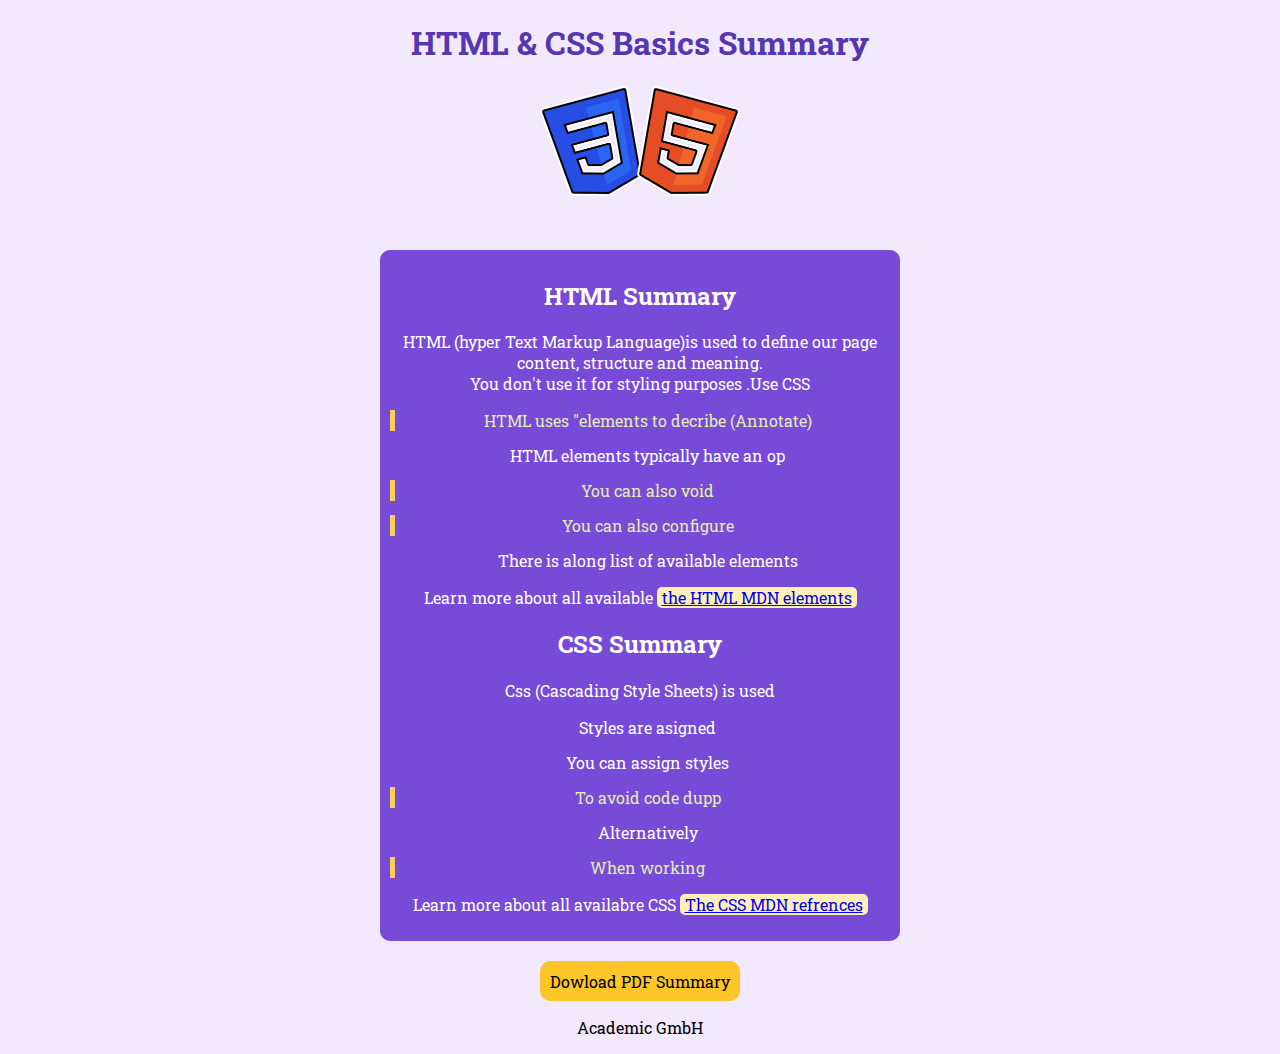
<file: frontend/HTML-CSS/1challenge/index.html>
<!DOCTYPE html>
<html lang="en">
	<head>
		<meta charset="UTF-8" />
		<meta http-equiv="X-UA-Compatible" content="IE=edge" />
		<meta name="viewport" content="width=device-width, initial-scale=1.0" />
		<title>challenge</title>
		<link rel="preconnect" href="https://fonts.googleapis.com" />
		<link rel="preconnect" href="https://fonts.gstatic.com" crossorigin />
		<link
			href="https://fonts.googleapis.com/css2?family=Dancing+Script:wght@700&family=Mulish:ital,wght@0,300;1,1000&family=Roboto+Slab:wght@400;900&display=swap"
			rel="stylesheet"
		/>
		<link rel="stylesheet" href="./styles.css" />
	</head>
	<body>
		<header>
			<h1>HTML & CSS Basics Summary</h1>
			<img src="./html-css.png" />
		</header>
		<main>
			<h2>HTML Summary</h2>
			<p>
				HTML (hyper Text Markup Language)is used to define our page content,
				structure and meaning.
				<br />
				You don't use it for styling purposes .Use CSS
			</p>
			<ul>
				<li class="important">HTML uses "elements to decribe (Annotate)</li>
				<li>HTML elements typically have an op</li>
				<li class="important">You can also void</li>
				<li class="important">You can also configure</li>
				<li>There is along list of available elements</li>
			</ul>
			<p>
				Learn more about all available
				<span class="highlight"
					><a href="https://developer.mozilla.org/es/docs/Web/HTML"
						>the HTML MDN elements</a
					></span
				>
			</p>
			<h2>CSS Summary</h2>
			<p>Css (Cascading Style Sheets) is used</p>
			<ul>
				<li>Styles are asigned</li>
				<li>You can assign styles</li>
				<li class="important">To avoid code dupp</li>
				<li>Alternatively</li>
				<li class="important">When working</li>
			</ul>
			<p>
				Learn more about all availabre CSS
				<span class="highlight"
					><a href="https://developer.mozilla.org/es/docs/Web/CSS">
						The CSS MDN refrences</a
					></span
				>
			</p>
		</main>
		<footer>
			<div class="button"><p>Dowload PDF Summary</p></div>
			<p class="creator">Academic GmbH</p>
		</footer>
	</body>
</html>
</file>
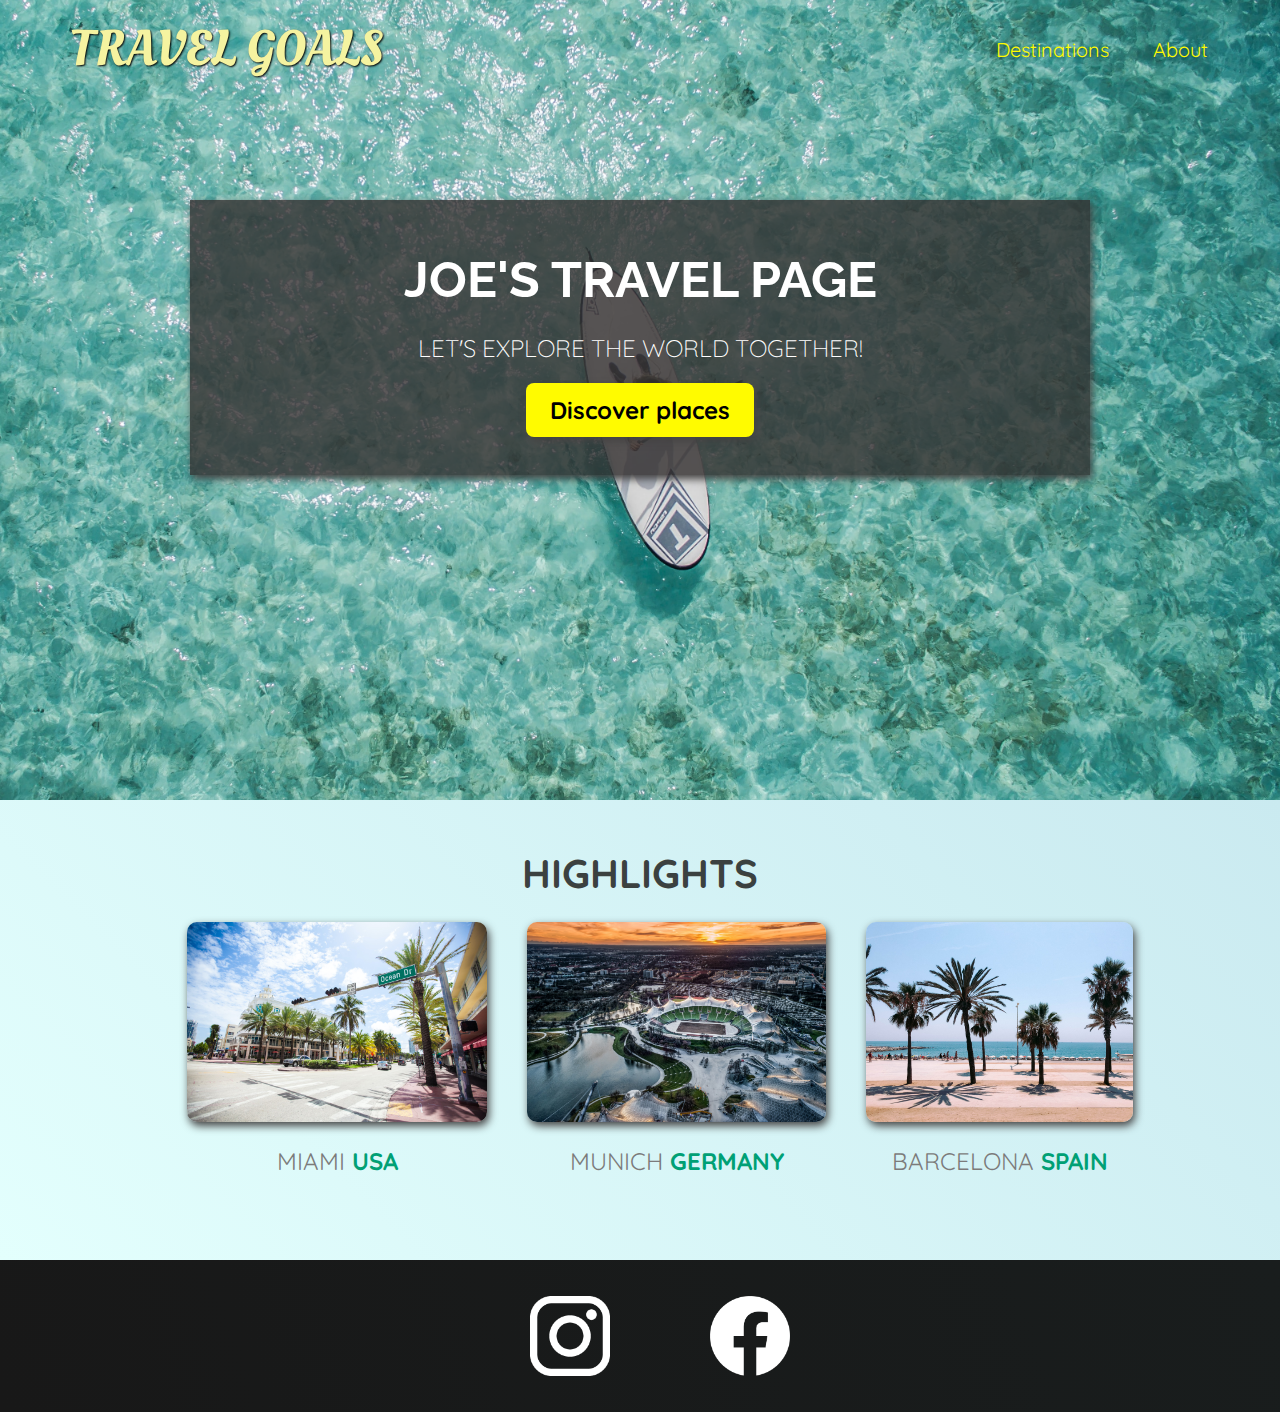
<file: frontend/HTML-CSS/2challenge/index.html>
<!DOCTYPE html>
<html lang="en">
	<head>
		<meta charset="UTF-8" />
		<meta http-equiv="X-UA-Compatible" content="IE=edge" />
		<meta name="viewport" content="width=device-width, initial-scale=1.0" />
		<title>Travel Goals</title>
		<link rel="stylesheet" href="./styles.css" />
		<link rel="stylesheet" href="./shared.css" />
		<link
			href="https://fonts.googleapis.com/css2?family=Raleway:wght@700&family=Oleo+Script:wght@700&family=Quicksand:wght@300;500;700&display=swap"
			rel="stylesheet"
		/>
	</head>
	<body>
		<header>
			<div id="page-logo">
				<a href="./index.html">Travel Goals</a>
			</div>
			<nav>
				<ul>
					<li><a href="./places.html">Destinations</a></li>
					<li><a href="">About</a></li>
				</ul>
			</nav>
		</header>
		<main>
			<section id="hero">
				<div id="hero-content">
					<h1>Joe's travel page</h1>
					<p>let's explore the world together!</p>
					<a href="./places.html">Discover places </a>
				</div>
			</section>
			<section id="highlights">
				<h2>Highlights</h2>
				<ul id="destinations">
					<li class="destination">
						<img src="./images/places/miami.jpg" alt="Miami streets" />
						<p>Miami <strong>USA</strong></p>
					</li>
					<li class="destination">
						<img src="./images/places/munich.jpg" alt="Munich Stadium" />
						<p>Munich <strong>Germany</strong></p>
					</li>
					<li class="destination">
						<img src="./images/places/barcelona.jpg" alt="Barcelona Beach" />
						<p>Barcelona <strong>Spain</strong></p>
					</li>
				</ul>
			</section>
		</main>
		<footer>
			<ul>
				<li>
					<a href="https://www.instagram.com">
						<img src="./images/icons/insta.png" alt="Instagram logo" />
					</a>
				</li>
				<li>
					<a href="https://www.fackebook.com">
						<img src="./images/icons/facebook.png" alt="Facebook logo" />
					</a>
				</li>
			</ul>
		</footer>
	</body>
</html>
</file>
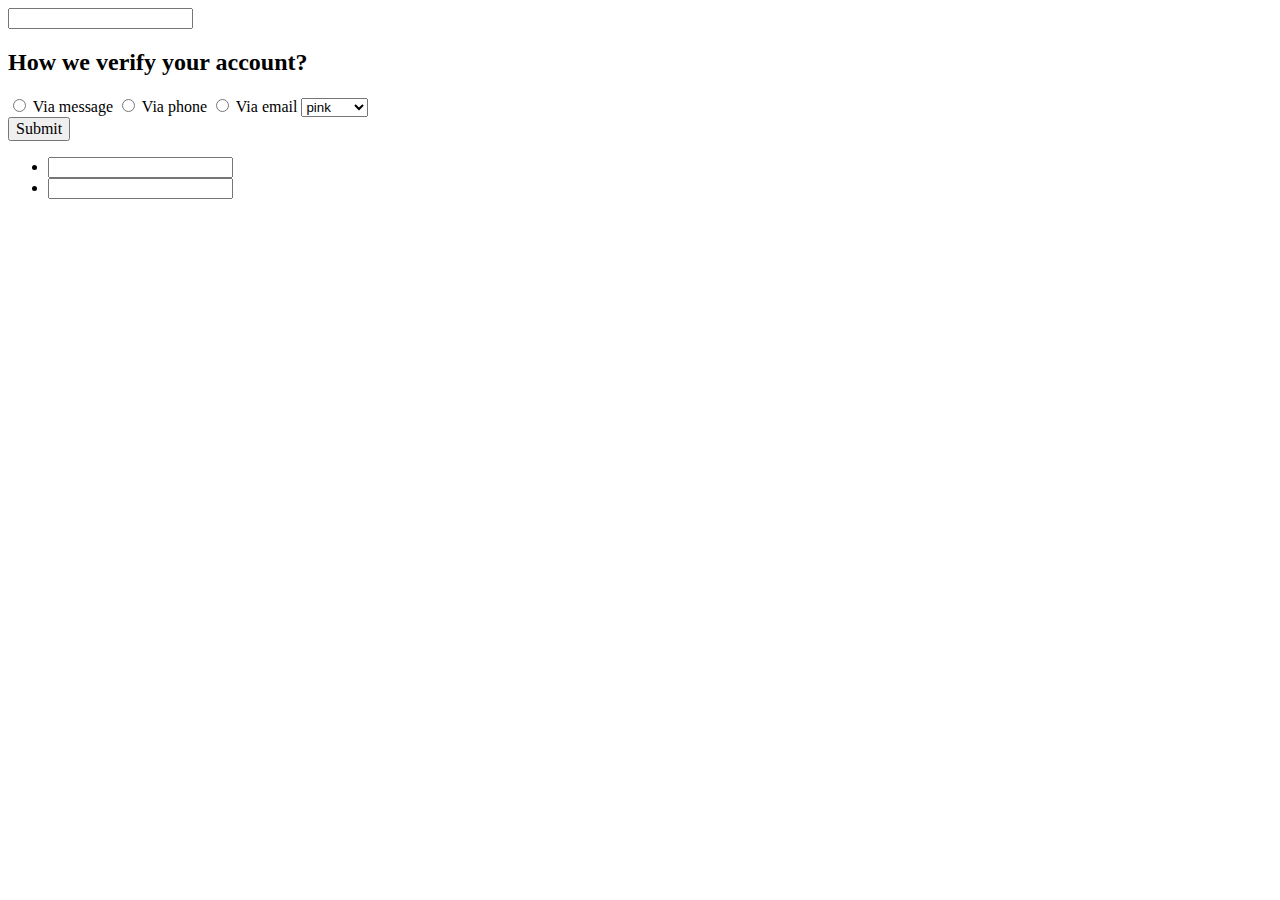
<file: frontend/HTML-CSS/Forms/index.html>
<!DOCTYPE html>
<html lang="en">
	<head>
		<meta charset="UTF-8" />
		<meta http-equiv="X-UA-Compatible" content="IE=edge" />
		<meta name="viewport" content="width=device-width, initial-scale=1.0" />
		<link rel="stylesheet" href="./styles.css" />
		<title>Forms</title>
	</head>
	<body>
		<form action="" method="">
			<label for="username"></label>
			<!-- for is connected to the id input -->
			<input type="text" name="user-name" id="username" />
			<!-- Radio type -->
			<h2>How we verify your account?</h2>
			<input type="radio" name="verify" id="verify-message" />
			<label for="verify-message">Via message</label>
			<input type="radio" name="verify" id="verify-phone" />
			<label for="verify-phone">Via phone</label>
			<input type="radio" name="verify" id="verify-email" />
			<label for="verify-email">Via email</label>
			<!-- Dropdown -->
			<label for="favorite-color"></label>
			<select name="color" id="favorite-color">
				<option value="pink">pink</option>
				<option value="purpule">purpule</option>
				<option value="red">red</option>
			</select>
			<button>Submit</button>
			<!-- SEMENTICS -->
			<section>
				<ul>
					<li>
						<label for=""></label>
						<input type="text" />
					</li>
					<li>
						<label for=""></label>
						<input type="text" />
					</li>
				</ul>
			</section>
		</form>
	</body>
</html>
</file>
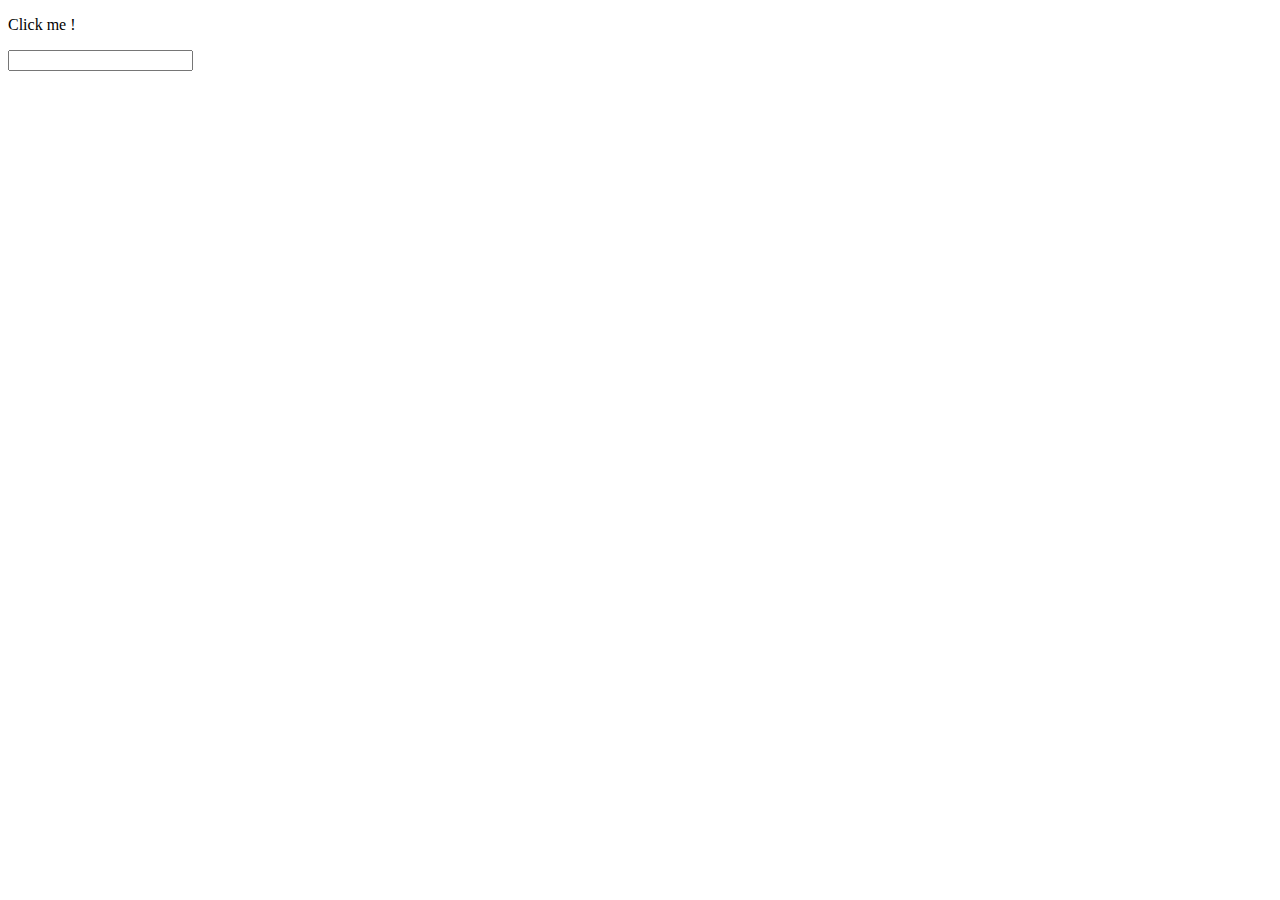
<file: frontend/JavaScript/Advanced/index.html>
<!DOCTYPE html>
<html lang="en">
	<head>
		<meta charset="UTF-8" />
		<meta http-equiv="X-UA-Compatible" content="IE=edge" />
		<meta name="viewport" content="width=device-width, initial-scale=1.0" />
		<title>Document</title>
	</head>
	<body>
		<p>Click me !</p>
		<input type="text" />
		<script src="./app.js"></script>
	</body>
</html>
</file>
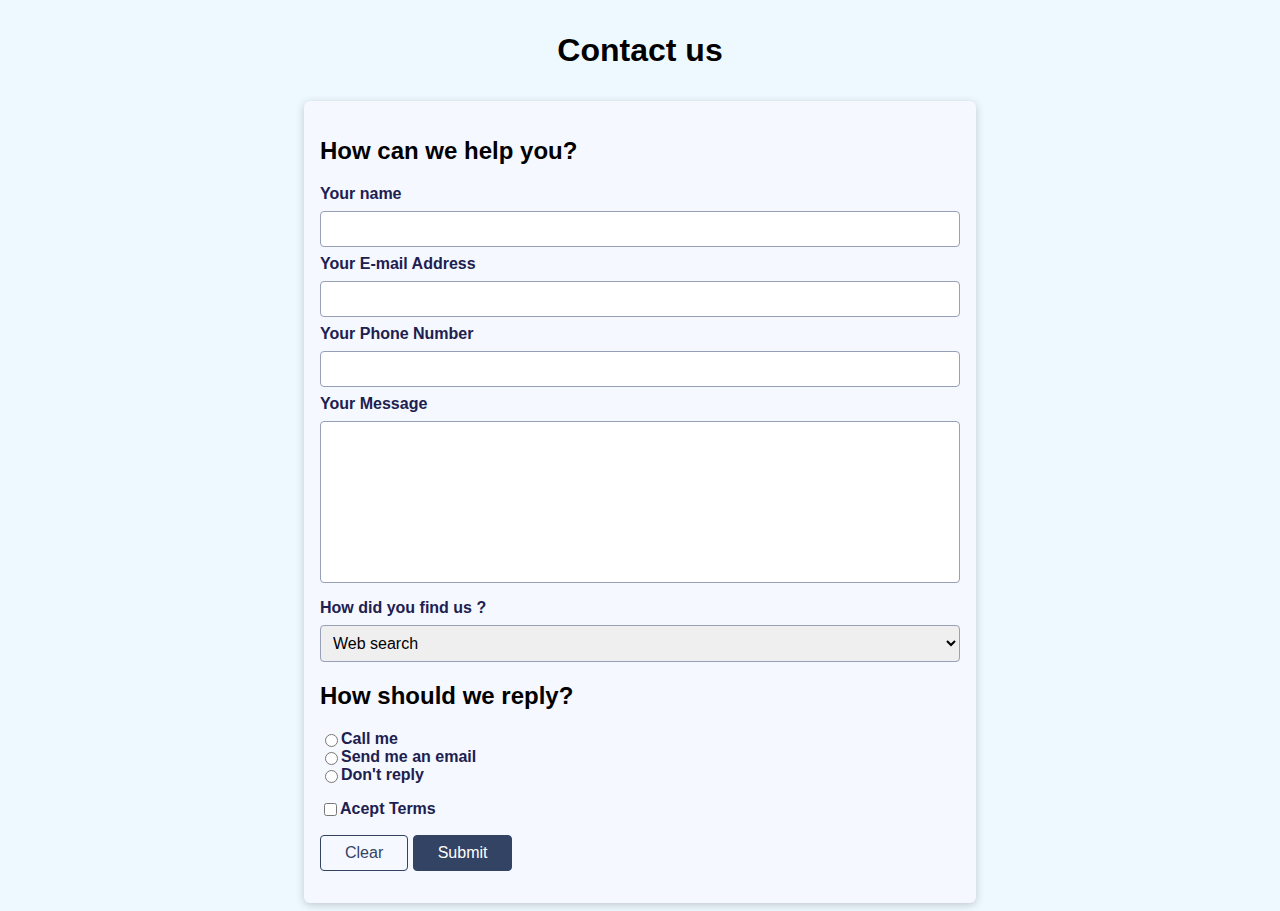
<file: frontend/HTML-CSS/Forms/3challenge/index.html>
<!DOCTYPE html>
<html lang="en">
	<head>
		<meta charset="UTF-8" />
		<meta http-equiv="X-UA-Compatible" content="IE=edge" />
		<meta name="viewport" content="width=device-width, initial-scale=1.0" />
		<link rel="stylesheet" href="./styles.css" />
		<title>Form</title>
	</head>
	<body>
		<header><h1>Contact us</h1></header>
		<main>
			<form action="/challenge" method="GET">
				<section id="peronal-info">
					<h2>How can we help you?</h2>
					<ul>
						<li>
							<label for="username">Your name</label>
							<input type="text" name="username" id="username" required />
						</li>
						<li>
							<label for="email">Your E-mail Address</label>
							<input type="email" name="Email" id="email" required />
						</li>
						<li>
							<label for="phone">Your Phone Number</label>
							<input type="tel" name="phoneNumber" id="phone" required />
						</li>
						<li>
							<label for="message">Your Message</label>
							<textarea
								name="userMessage"
								id="message"
								rows="8"
								required
							></textarea>
						</li>
					</ul>
				</section>

				<section id="reply-info">
					<label for="findUs">How did you find us ?</label>
					<select name="findUs" id="findUs" required>
						<option value="web">Web search</option>
						<option value="word">Word Mouth</option>
						<option value="other">Other</option>
					</select>
					<h2>How should we reply?</h2>
					<ul>
						<li class="inline-control">
							<input
								type="radio"
								name="contact"
								id="call"
								value="call"
								required
							/>
							<label for="call">Call me</label>
						</li>
						<li class="inline-control">
							<input
								type="radio"
								name="contact"
								id="email"
								value="email"
								required
							/>
							<label for="email">Send me an email</label>
						</li>
						<li class="inline-control">
							<input
								type="radio"
								name="contact"
								id="dont"
								value="none"
								required
							/>
							<label for="dont">Don't reply</label>
						</li>
					</ul>
				</section>
				<section class="inline-control">
					<input
						type="checkbox"
						id="aceptTerms"
						name="acccept-terms"
						required
					/>
					<label for="aceptTerms">Acept Terms</label>
				</section>
				<section>
					<button type="reset" class="btn-empty">Clear</button>
					<button type="submit" class="btn-filled">Submit</button>
				</section>
			</form>
		</main>
	</body>
</html>
</file>
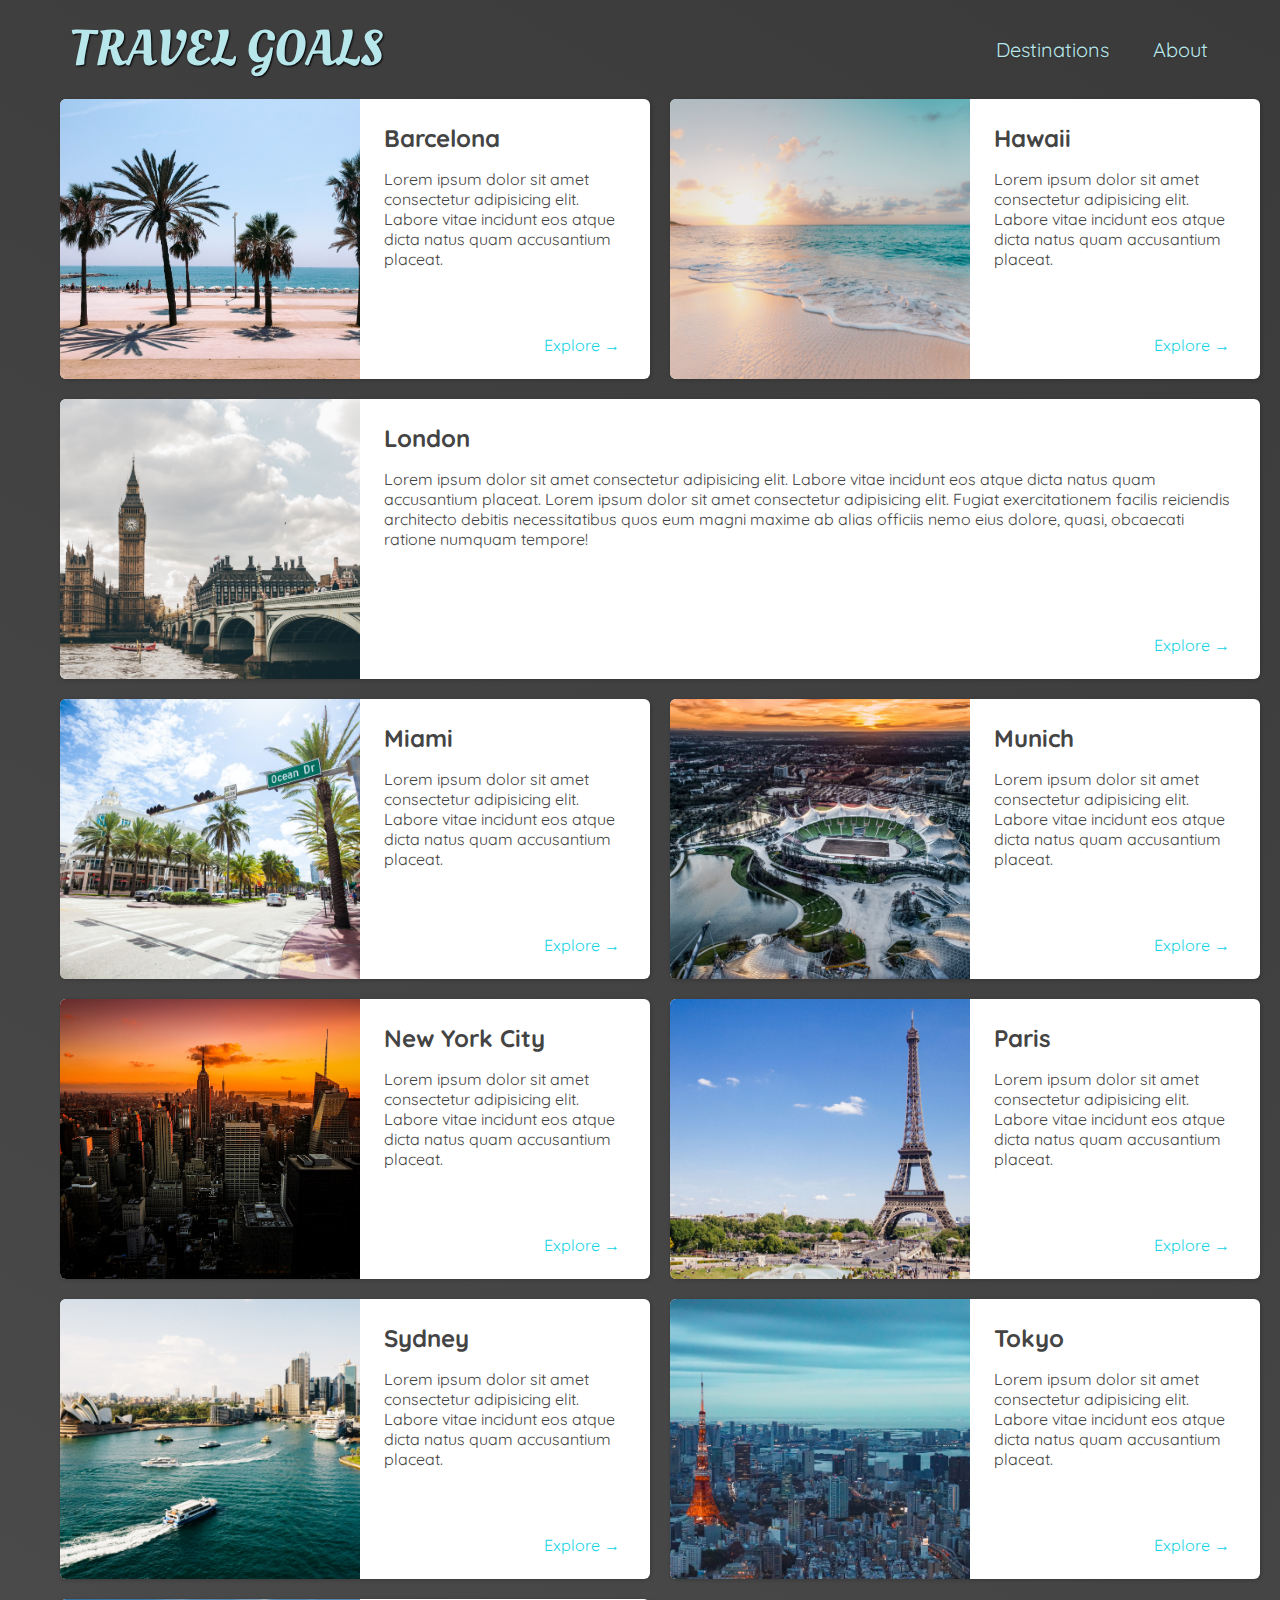
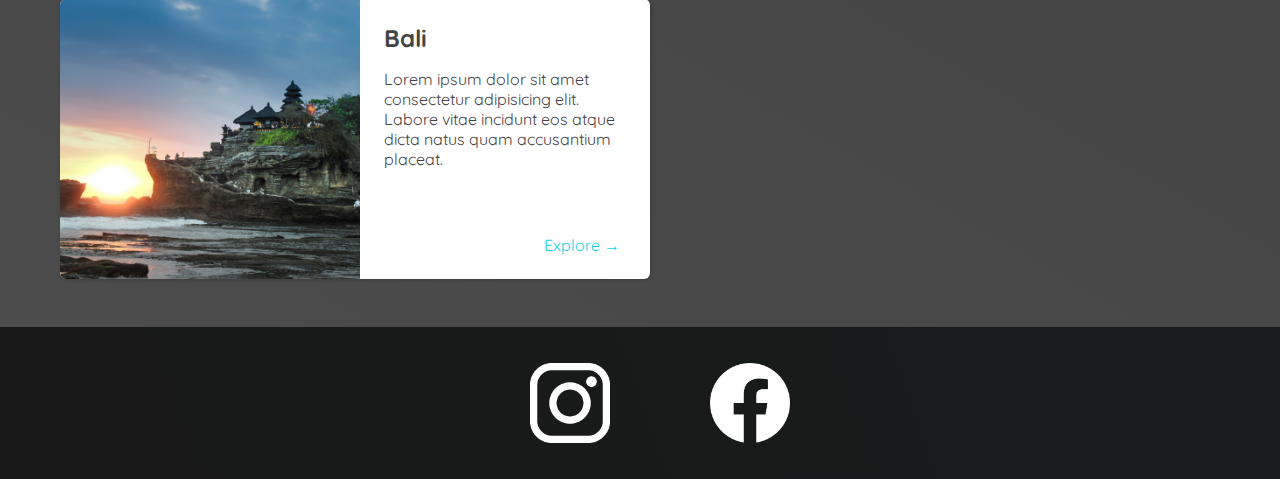
<file: frontend/HTML-CSS/2challenge/places.html>
<!DOCTYPE html>
<html lang="en">
	<head>
		<meta charset="UTF-8" />
		<meta http-equiv="X-UA-Compatible" content="IE=edge" />
		<meta name="viewport" content="width=device-width, initial-scale=1.0" />
		<title>Travel Goals</title>
		<link rel="stylesheet" href="./shared.css" />
		<link rel="stylesheet" href="./places.css" />
		<link
			href="https://fonts.googleapis.com/css2?family=Raleway:wght@700&family=Oleo+Script:wght@700&family=Quicksand:wght@300;500;700&display=swap"
			rel="stylesheet"
		/>
	</head>
	<body>
		<header>
			<div id="page-logo">
				<a href="./index.html">Travel Goals</a>
			</div>
			<nav>
				<ul>
					<li><a href="./places.html">Destinations</a></li>
					<li><a href="">About</a></li>
				</ul>
			</nav>
		</header>
		<main>
			<ul>
				<li>
				  <img src="images/places/barcelona.jpg" alt="City of Barcelona" />
				  <div class="item-content">
					<div>
					  <h2>Barcelona</h2>
					  <p>
						Lorem ipsum dolor sit amet consectetur adipisicing elit. Labore
						vitae incidunt eos atque dicta natus quam accusantium placeat.
					  </p>
					</div>
					<div class="actions">
					  <a href="https://en.wikipedia.org/wiki/Barcelona">Explore &#x2192</a>
					</div>
				  </div>
				</li>
				<li>
				  <img src="images/places/hawaii.jpg" alt="Hawaii beach" />
				  <div class="item-content">
					<div>
					  <h2>Hawaii</h2>
					  <p>
						Lorem ipsum dolor sit amet consectetur adipisicing elit. Labore
						vitae incidunt eos atque dicta natus quam accusantium placeat.
					  </p>
					</div>
					<div class="actions">
					  <a href="hhttps://en.wikipedia.org/wiki/Hawaii">Explore &#x2192</a>
					</div>
				  </div>
				</li>
				<li>
				  <img src="images/places/london.jpg" alt="London city" />
				  <div class="item-content">
					<div>
					  <h2>London</h2>
					  <p>
						Lorem ipsum dolor sit amet consectetur adipisicing elit. Labore
						vitae incidunt eos atque dicta natus quam accusantium placeat.
						Lorem ipsum dolor sit amet consectetur adipisicing elit. Fugiat exercitationem facilis reiciendis architecto debitis necessitatibus quos eum magni maxime ab alias officiis nemo eius dolore, quasi, obcaecati ratione numquam tempore!
					  </p>
					</div>
					<div class="actions">
					  <a href="https://en.wikipedia.org/wiki/London">Explore &#x2192</a>
					</div>
				  </div>
				</li>
				<li>
				  <img src="images/places/miami.jpg" alt="Miami streets" />
				  <div class="item-content">
					<div>
					  <h2>Miami</h2>
					  <p>
						Lorem ipsum dolor sit amet consectetur adipisicing elit. Labore
						vitae incidunt eos atque dicta natus quam accusantium placeat.
					  </p>
					</div>
					<div class="actions">
					  <a href="https://en.wikipedia.org/wiki/Miami">Explore &#x2192</a>
					</div>
				  </div>
				</li>
				<li>
				  <img src="images/places/munich.jpg" alt="Munich football stadium" />
				  <div class="item-content">
					<div>
					  <h2>Munich</h2>
					  <p>
						Lorem ipsum dolor sit amet consectetur adipisicing elit. Labore
						vitae incidunt eos atque dicta natus quam accusantium placeat.
					  </p>
					</div>
					<div class="actions">
					  <a href="https://en.wikipedia.org/wiki/Munich">Explore &#x2192</a>
					</div>
				  </div>
				</li>
				<li>
				  <img src="images/places/new-york-city.jpg" alt="New York City skyline" />
				  <div class="item-content">
					<div>
					  <h2>New York City</h2>
					  <p>
						Lorem ipsum dolor sit amet consectetur adipisicing elit. Labore
						vitae incidunt eos atque dicta natus quam accusantium placeat.
					  </p>
					</div>
					<div class="actions">
					  <a href="https://en.wikipedia.org/wiki/New_York_City"
						>Explore &#x2192</a
					  >
					</div>
				  </div>
				</li>
				<li>
				  <img src="images/places/paris.jpg" alt="Paris city" />
				  <div class="item-content">
					<div>
					  <h2>Paris</h2>
					  <p>
						Lorem ipsum dolor sit amet consectetur adipisicing elit. Labore
						vitae incidunt eos atque dicta natus quam accusantium placeat.
					  </p>
					</div>
					<div class="actions">
					  <a href="https://en.wikipedia.org/wiki/Paris">Explore &#x2192</a>
					</div>
				  </div>
				</li>
				<li>
				  <img src="images/places/sydney.jpg" alt="Sydney beach" />
				  <div class="item-content">
					<div>
					  <h2>Sydney</h2>
					  <p>
						Lorem ipsum dolor sit amet consectetur adipisicing elit. Labore
						vitae incidunt eos atque dicta natus quam accusantium placeat.
					  </p>
					</div>
					<div class="actions">
					  <a href="https://en.wikipedia.org/wiki/Sydney">Explore &#x2192</a>
					</div>
				  </div>
				</li>
				<li>
				  <img src="images/places/tokyo.jpg" alt="Tokyo skyline" />
				  <div class="item-content">
					<div>
					  <h2>Tokyo</h2>
					  <p>
						Lorem ipsum dolor sit amet consectetur adipisicing elit. Labore
						vitae incidunt eos atque dicta natus quam accusantium placeat.
					  </p>
					</div>
					<div class="actions">
					  <a href="https://en.wikipedia.org/wiki/Tokyo">Explore &#x2192</a>
					</div>
				  </div>
				</li>
				<li>
				  <img src="images/places/bali.jpg" alt="Bali beach" />
				  <div class="item-content">
					<div>
					  <h2>Bali</h2>
					  <p>
						Lorem ipsum dolor sit amet consectetur adipisicing elit. Labore
						vitae incidunt eos atque dicta natus quam accusantium placeat.
					  </p>
					</div>
					<div class="actions">
					  <a href="https://en.wikipedia.org/wiki/Bali">Explore &#x2192</a>
					</div>
				  </div>
				</li>
			  </ul>
		</main>
		<footer>
			<ul>
				<li>
					<a href="https://www.instagram.com">
						<img src="./images/icons/insta.png" alt="Instagram logo" />
					</a>
				</li>
				<li>
					<a href="https://www.fackebook.com">
						<img src="./images/icons/facebook.png" alt="Facebook logo" />
					</a>
				</li>
			</ul>
		</footer>
	</body>
</html>
</file>
<file: frontend/HTML-CSS/1challenge/styles.css>
body {
	background-color: #f2e9fe;
	text-align: center;
	font-family: "Roboto Slab", serif;
}
header h1 {
	color: #5637b0;
}
img {
	width: 200px;
}
main {
	color: white;
	background-color: #774ad8;
	width: 500px;
	margin: 50px auto 20px auto;
	border-radius: 10px;
	padding: 10px 10px;
}
main h2 {
	margin-left: 0;
}
main ul {
	list-style: none;
	margin: 0;
	padding: 0;
}
main li {
	margin: 14px 0;
	padding-left: 10px;
	border-left: 5px solid transparent;
}
.important {
	color: rgb(225, 237, 177);
	border-color: rgb(247, 209, 85);
}
.button {
	width: 200px;
	height: 40px;
	background-color: #fdc628;
	border-radius: 10px;
	margin: auto;
}
.button p {
	padding-top: 10px;
}
.highlight {
	background-color: #ffefb8;
	color: #573959;
	border-radius: 5px;
	padding-left: 5px;
	padding-right: 5px;
}
a:hover,
a:active {
	background-color: rgb(247, 209, 85);
}
</file>
<file: frontend/HTML-CSS/2challenge/styles.css>
#hero {
	height: 800px;
	background-image: url(./images/places/ocean.jpg);
	background-position: center;
	background-size: cover;
}
#hero-content {
	width: 900px;
	background-color: rgba(51, 47, 47, 0.8); /* rgba for opacity last num */
	box-shadow: 2px 4px 8px rgb(68, 67, 67);
	text-align: center;
	padding: 50px 0;
	margin: 0 auto; /*center block elements*/
	position: relative;
	top: 200px;
}
#hero-content h1 {
	color: white;
	text-transform: uppercase;
	font-size: 50px;
	font-family: "Raleway", sans-serif;
	margin: 0;
}
#hero-content p {
	color: white;
	text-transform: uppercase;
	font-size: 24px;
	font-weight: 300;
	margin-bottom: 32px;
}
#hero-content a {
	text-decoration: none;
	background-color: rgb(255, 251, 0);
	padding: 12px 24px;
	color: black;
	font-size: 24px;
	font-weight: bold;
	border-radius: 8px;
	box-shadow: 2px 4px 8px rgb(68, 67, 67);
}

#hero-content a:hover {
	background-color: rgb(255, 238, 0);
}
.destination img {
	height: 200px;
	width: 100%; /*each img ocupy 1/3 of the container insted of a fix width(dynamic)*/
	box-shadow: 2px 4px 8px rgb(68, 67, 67);
	border-radius: 10px;
	object-fit: cover;
}
#destinations {
	display: flex;
	width: 90%;
	margin: auto;
	margin-bottom: 40px;
	justify-content: center;
}
#highlights {
	padding: 24px; /* solve the margin collpasing problem */
	background: linear-gradient(45deg, rgb(227, 255, 253), rgb(202, 234, 240));
}
#highlights h2 {
	text-transform: uppercase;
	text-align: center;
	font-size: 40px;
	color: rgb(59, 65, 64);
	margin: 24px 0;
}
.destination {
	margin: 0 20px;
}
.destination p {
	text-align: center;
	text-transform: uppercase;
	font-size: 24px;
	color: rgb(124, 123, 123);
	margin: 20px 0;
}
.destination strong {
	color: rgb(0, 160, 117);
}
</file>
<file: frontend/HTML-CSS/2challenge/shared.css>
body {
	font-family: "Quicksand", sans-serif;
	margin: 0;
	color: rgb(68, 68, 68);
}
a {
	text-decoration: none;
}
#page-logo a {
	padding: 10px;
	font-family: "Oleo Script", sans-serif;
	color: rgb(245, 243, 160);
	font-size: 50px;
	text-decoration: none;
	text-transform: uppercase; /* capitalize the letters  */
	text-shadow: 1px 1px 2px rgb(0, 0, 0);
}
ul {
	list-style: none;
}
header {
	display: flex;
	justify-content: space-between;
	align-items: center;
	padding: 15px 60px;
	position: absolute; /*position nav bar behind img*/
	width: 100%;
	box-sizing: border-box;
	top: 0;
	left: 0;
}
header ul {
	display: flex;
}
header li {
	margin-left: 20px;
}
header a {
	color: rgb(255, 251, 0);
	font-size: 20px;
	padding: 12px;
	text-shadow: 1px 1px 2px rgba(0, 0, 0, 0.2);
	border-radius: 6px;
}

header nav a:hover {
	color: rgb(77, 77, 77);
	background-color: rgb(255, 251, 0);
}
footer {
	background: linear-gradient(70deg, rgb(24, 24, 24), rgb(25, 29, 29));
	padding: 20px;
}
footer li {
	width: 80px;
	height: 80px;
	margin: 0 50px;
}
footer img {
	width: 100%;
	height: 100%;
}
footer ul {
	display: flex;
	justify-content: center;
}
</file>
<file: frontend/HTML-CSS/Forms/styles.css>
button {
	display: block;
	font: inherit; /* inherit is more important than the default value */
	cursor: pointer; /*hand when hover over the button*/
}
input:focus {
	background-color: rgb(rgb(192, 91, 175));
}
</file>
<file: frontend/HTML-CSS/Forms/3challenge/styles.css>
body {
	background-color: rgb(238, 249, 255);
	font-family: sans-serif;
}
h1 {
	text-align: center;
	margin: 2rem;
}
form {
	width: 40rem;
	margin: auto; /*to center*/
	background-color: rgb(245, 248, 255);
	padding: 1rem;
	border-radius: 6px;
	box-shadow: 0px 2px 8px rgba(0, 0, 0, 0.2);
}
section {
	margin-bottom: 1rem;
}
ul {
	list-style: none;
	margin: 0;
	padding: 0;
}
label {
	color: rgb(32, 32, 80);
	display: block; /* labels are inline elements*/
	font-weight: bold;
	margin: 0.5rem 0;
}
input,
textarea,
select {
	font: inherit;
	padding: 0.5rem;
	border: 1px solid rgb(152, 159, 184);
	width: 100%;
	display: block;
	border-radius: 4px;
	box-sizing: border-box; /*respect the padding */
}
textarea {
	resize: none;
}
input:focus,
textarea:focus {
	background-color: rgb(217, 227, 247);
}
button {
	font: inherit;
	border: 1px solid rgb(51, 67, 100);
	padding: 0.5rem 1.5rem;
	border-radius: 4px;
	cursor: pointer;
}
.btn-filled {
	background-color: rgb(51, 67, 100);
	color: white;
}
.btn-empty {
	background-color: transparent;
	color: rgb(51, 67, 100);
}
.btn-filled:hover {
	background-color: rgb(69, 89, 129);
	border-color: rgb(69, 89, 129);
}
.btn-empty:hover {
	background-color: rgb(208, 215, 230);
}
.inline-control {
	display: flex;
}
.inline-control label {
	margin: 0;
}
.inline-control input {
	width: auto;
}
</file>
<file: frontend/HTML-CSS/2challenge/places.css>
body {
	background: linear-gradient(30deg, rgb(77, 77, 77), rgb(58, 58, 58));
}
#page-logo a {
	color: rgb(183, 230, 235);
}
header a {
	color: rgb(183, 230, 235);
}
header {
	position: static; /*default value*/
}
header nav a:hover {
	background-color: rgb(183, 230, 235);
	color: rgb(59, 59, 59);
}
main ul {
	width: 1200px;
	margin: 0 auto 48px auto;
	display: grid;
	grid-template-columns: 1fr 1fr;
	gap: 20px 20px;
}
main li {
	display: flex;
	background-color: white;
	box-shadow: 1px 1px 4px rgba(0, 0, 0, 0.2);
	border-radius: 6px;
	overflow: hidden; /*apply to all our container including img*/
}
main li img {
	width: 300px;
	height: 280px;
	object-fit: cover;
}
.item-content {
	padding: 24px;
	display: flex;
	flex-direction: column;
	justify-content: space-between;
}
.item-content h2 {
	margin: 0;
}
li:nth-of-type(3) {
	grid-column: 1 / span 2;
}
.actions {
	text-align: right;
}
.actions a {
	text-decoration: none;
	color: rgb(22, 211, 228);
	padding: 6px;
	border-radius: 5px;
}

.actions a:hover {
	background-color: rgb(235, 253, 255);
}
</file>
